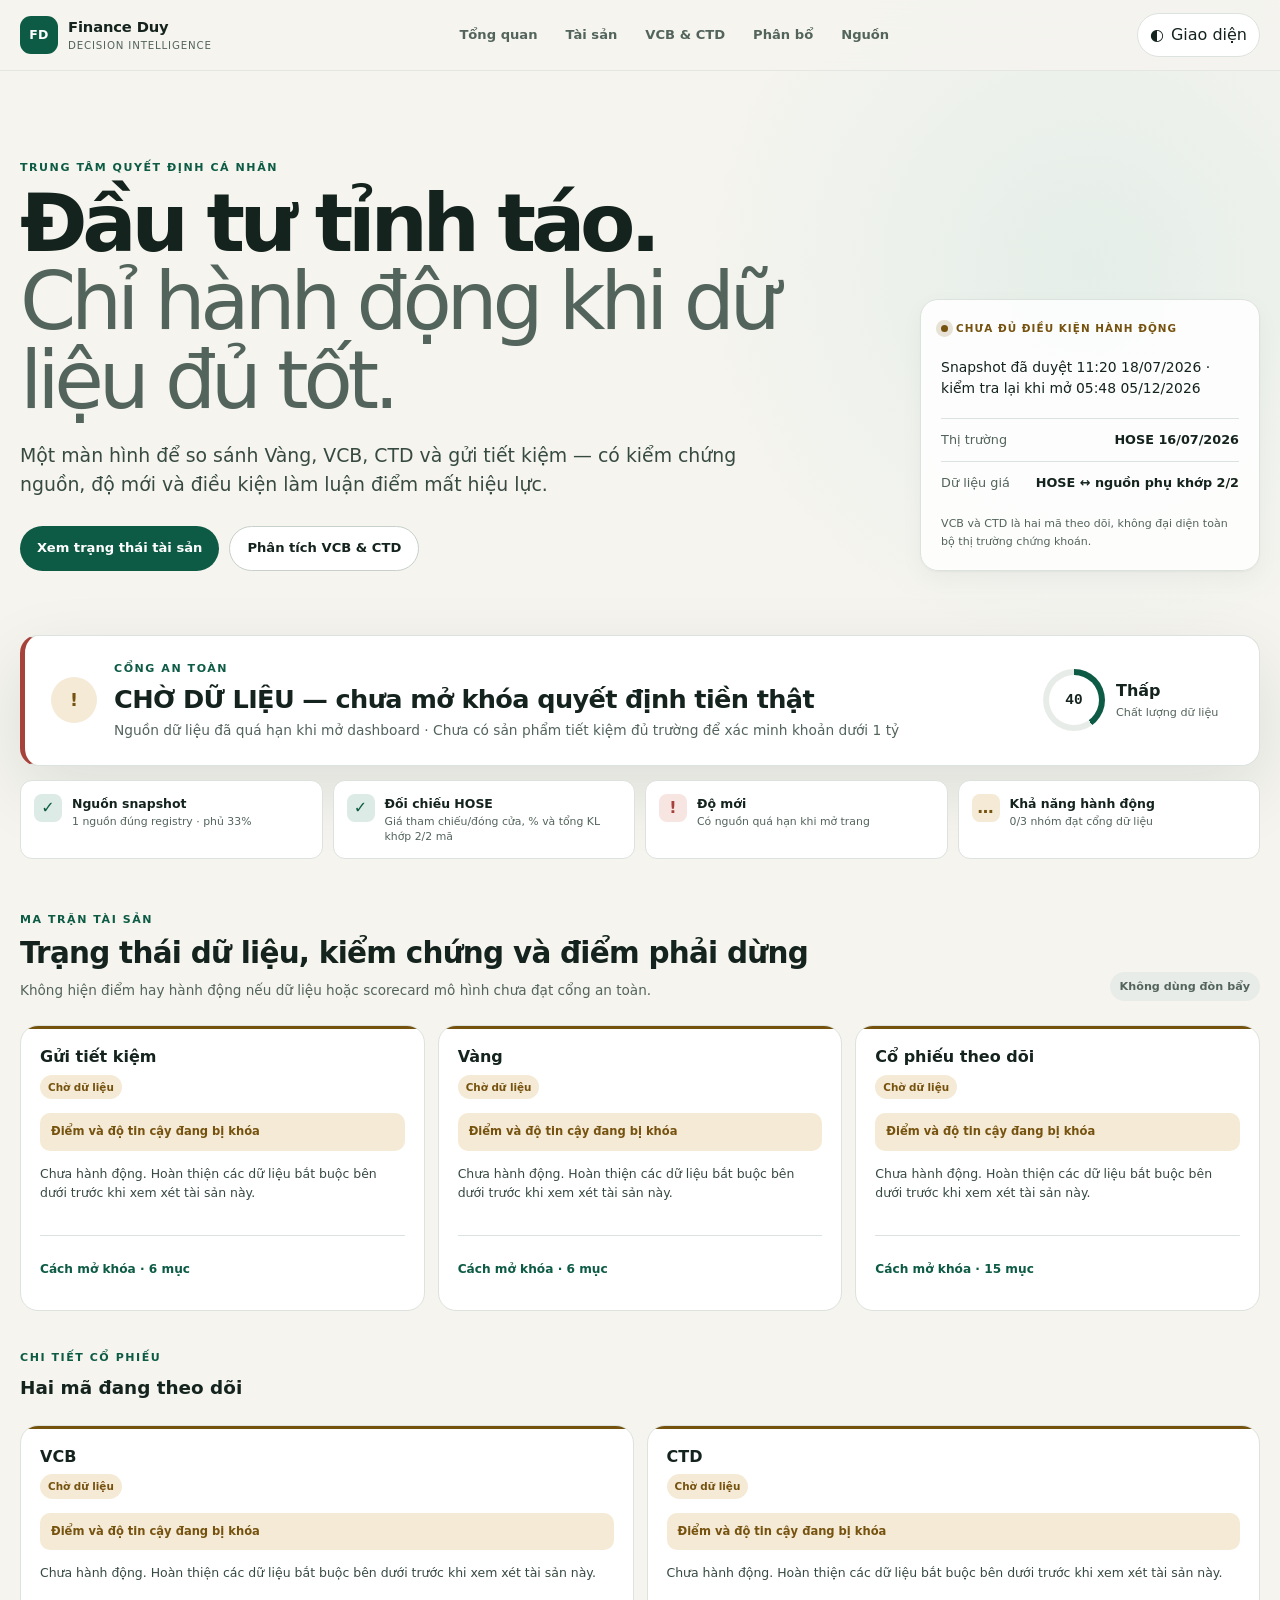
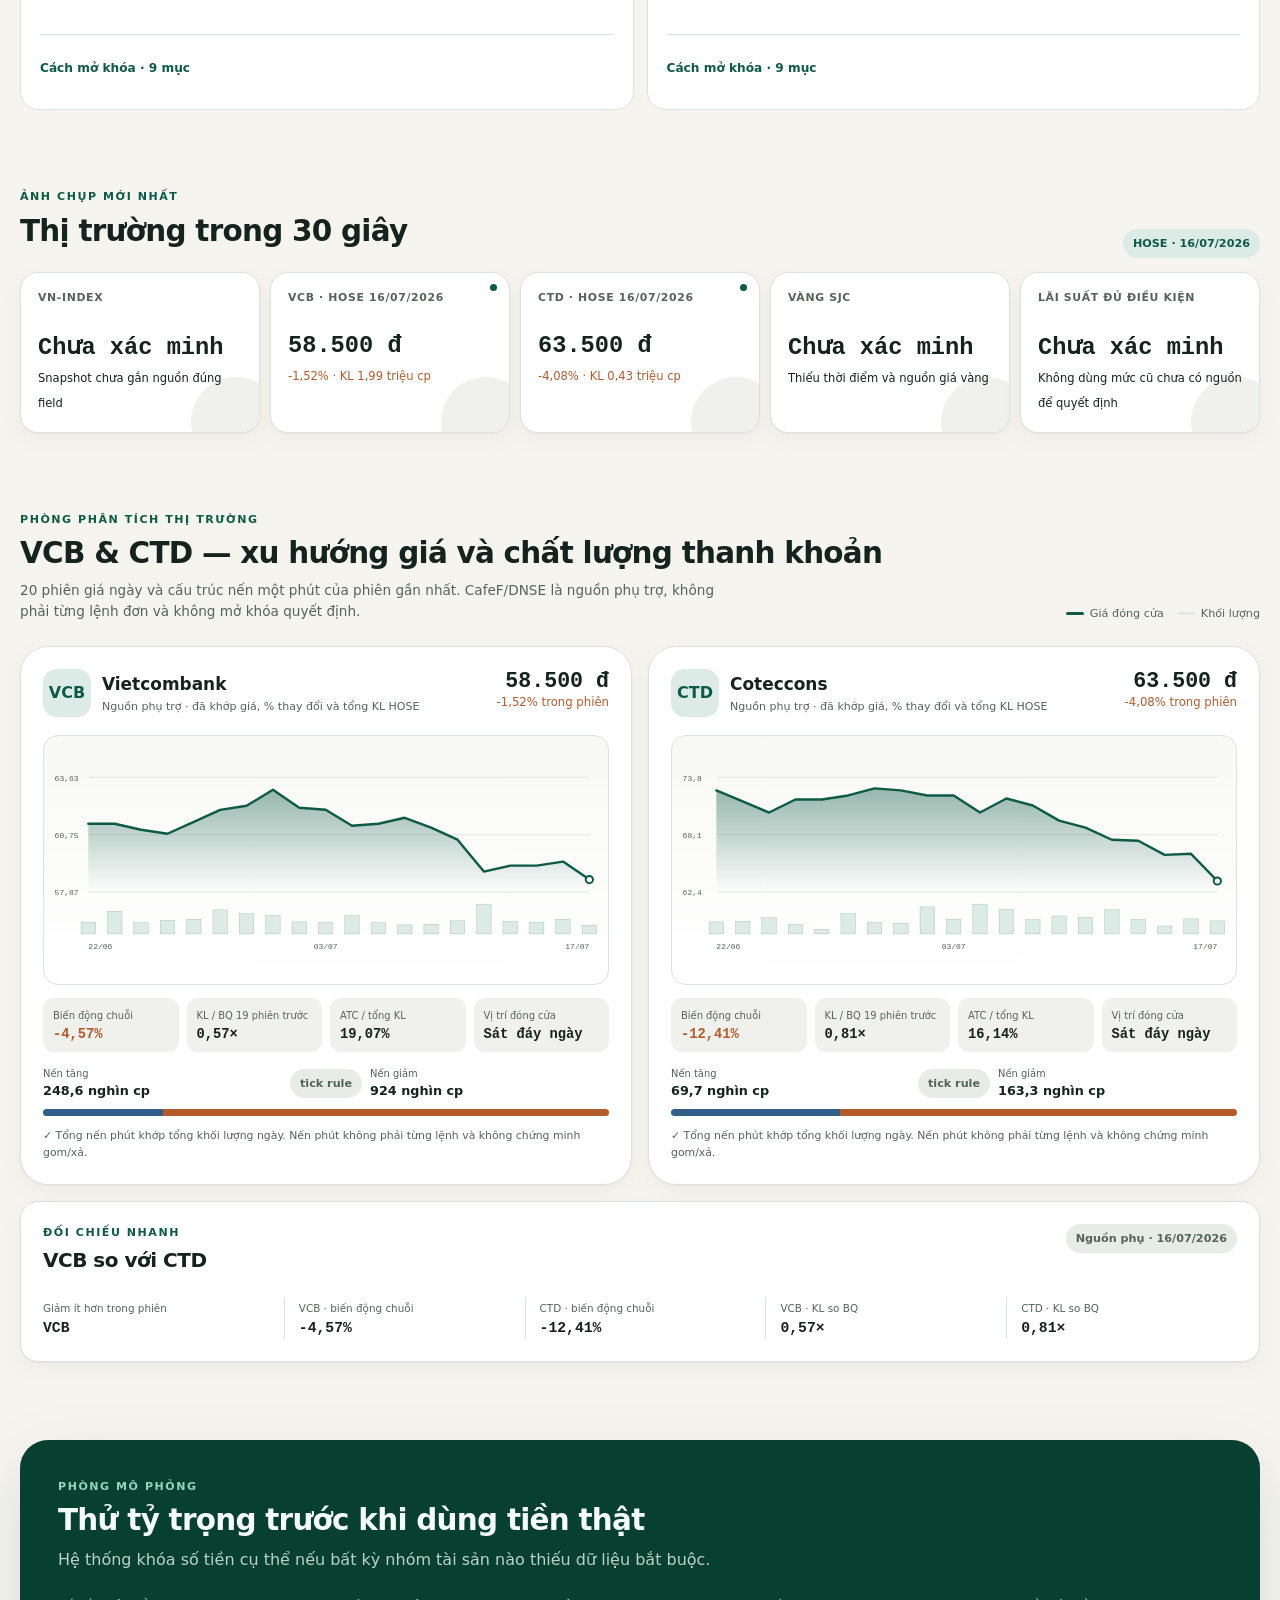
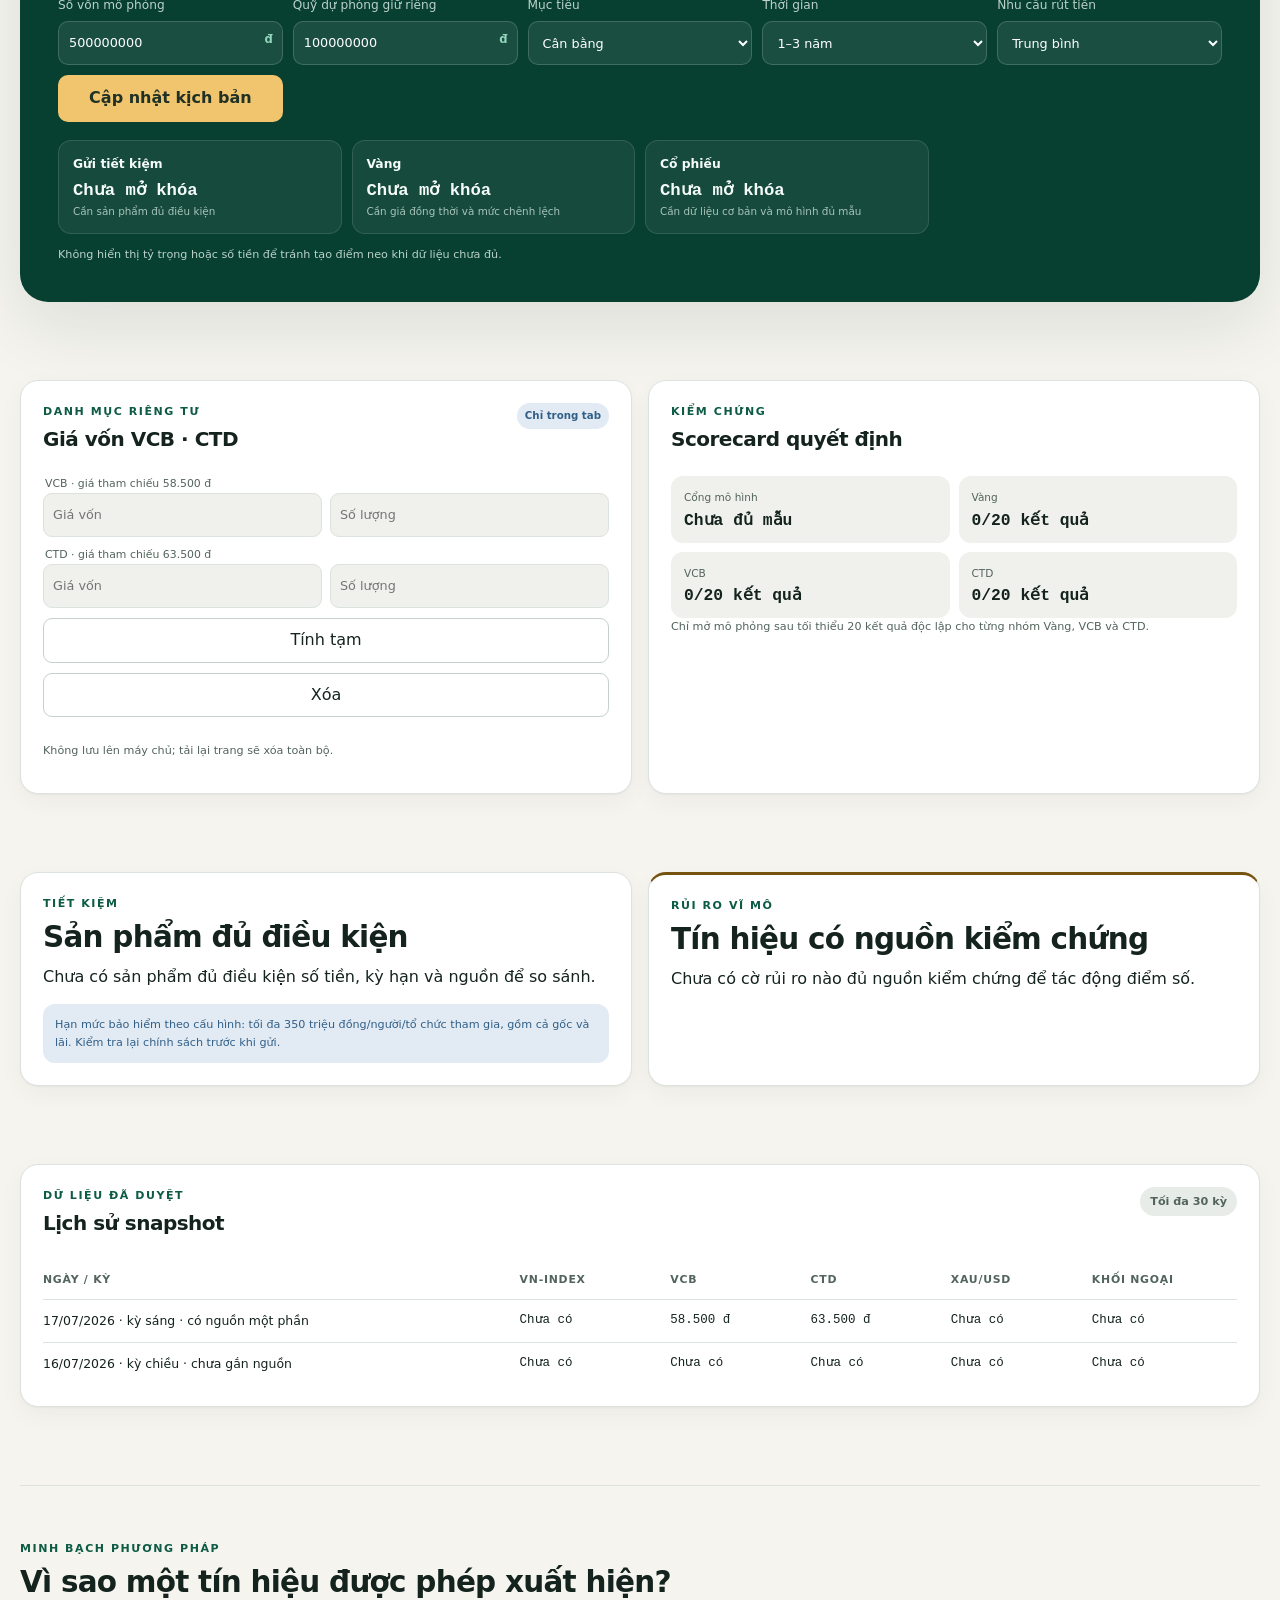
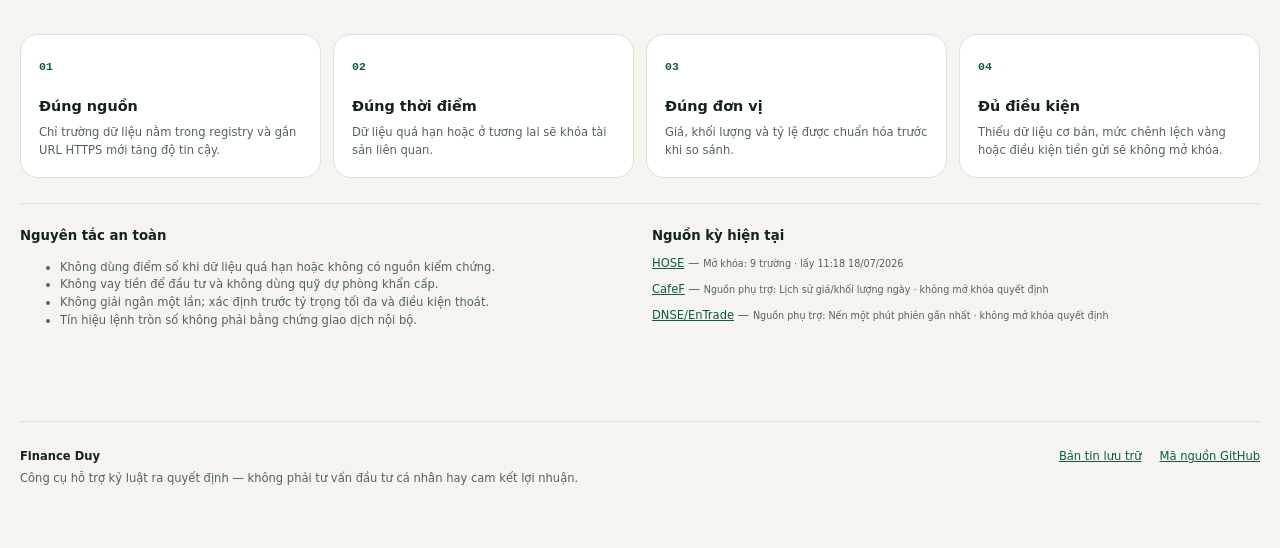
<file: dashboard/index.html>
<!doctype html>
<html lang="vi">
<head>
  <meta charset="utf-8">
  <meta name="viewport" content="width=device-width, initial-scale=1">
  <meta name="description" content="Finance Duy — dashboard hỗ trợ quyết định giữa vàng, VCB, CTD và gửi tiết kiệm với cổng kiểm chứng dữ liệu.">
  <meta name="theme-color" content="#f5f4ef">
  <link rel="icon" href="data:,">
  <title>Finance Duy — Trung tâm quyết định đầu tư</title>
  <link rel="stylesheet" href="./styles.css">
</head>
<body>
  <a class="skip-link" href="#main-content">Bỏ qua điều hướng</a>

  <header class="topbar">
    <div class="topbar-inner">
      <a class="brand" href="#overview" aria-label="Finance Duy — về đầu trang">
        <span class="brand-mark" aria-hidden="true">FD</span>
        <span><strong>Finance Duy</strong><small>Decision Intelligence</small></span>
      </a>
      <nav class="desktop-nav" aria-label="Điều hướng chính">
        <a href="#overview">Tổng quan</a>
        <a href="#decision-center">Tài sản</a>
        <a href="#market-lab">VCB & CTD</a>
        <a href="#scenario">Phân bổ</a>
        <a href="#methodology">Nguồn</a>
      </nav>
      <button id="theme-toggle" class="icon-button" type="button" aria-label="Đổi giao diện sáng hoặc tối">
        <span aria-hidden="true">◐</span><span class="button-label">Giao diện</span>
      </button>
    </div>
  </header>

  <main id="main-content" class="shell">
    <section id="overview" class="hero" aria-labelledby="hero-title">
      <div class="hero-copy">
        <p class="eyebrow">TRUNG TÂM QUYẾT ĐỊNH CÁ NHÂN</p>
        <h1 id="hero-title">Đầu tư tỉnh táo.<br><span>Chỉ hành động khi dữ liệu đủ tốt.</span></h1>
        <p class="hero-lead">Một màn hình để so sánh Vàng, VCB, CTD và gửi tiết kiệm — có kiểm chứng nguồn, độ mới và điều kiện làm luận điểm mất hiệu lực.</p>
        <div class="hero-actions">
          <a class="primary-button" href="#decision-center">Xem trạng thái tài sản</a>
          <a class="secondary-button" href="#market-lab">Phân tích VCB & CTD</a>
        </div>
      </div>
      <aside class="hero-aside" aria-label="Trạng thái cập nhật">
        <div class="live-dot"><span class="status-dot" aria-hidden="true"></span><span id="runtime-label">ĐANG KIỂM TRA KHI MỞ TRANG</span></div>
        <p id="updated">Đang tải dữ liệu…</p>
        <div class="hero-aside-row"><span>Thị trường</span><strong id="market-date">—</strong></div>
        <div class="hero-aside-row"><span>Dữ liệu giá</span><strong id="market-reconcile">Đang kiểm tra</strong></div>
        <p class="microcopy">VCB và CTD là hai mã theo dõi, không đại diện toàn bộ thị trường chứng khoán.</p>
      </aside>
    </section>

    <div id="error" class="error" role="alert" hidden></div>

    <section id="system-gate" class="system-gate" aria-live="polite">
      <div class="gate-main">
        <div class="gate-icon" aria-hidden="true">!</div>
        <div>
          <p class="eyebrow">CỔNG AN TOÀN</p>
          <h2 id="gate-title">Đang đánh giá dữ liệu…</h2>
          <p id="gate-message">Hệ thống kiểm tra nguồn, thời gian và dữ liệu bắt buộc trước khi mở khóa mô phỏng.</p>
        </div>
      </div>
      <div class="quality-meter" aria-label="Điểm chất lượng dữ liệu">
        <div id="quality-ring" class="quality-ring"><span id="quality-score">—</span></div>
        <div><strong id="quality-grade">Đang tải</strong><small>Chất lượng dữ liệu</small></div>
      </div>
    </section>

    <section id="data-health" class="health-grid" aria-label="Kiểm tra sức khỏe dữ liệu"></section>

    <section id="decision-center" class="section-block" aria-labelledby="decision-title">
      <div class="section-title">
        <div>
          <p class="eyebrow">MA TRẬN TÀI SẢN</p>
          <h2 id="decision-title">Trạng thái dữ liệu, kiểm chứng và điểm phải dừng</h2>
          <p>Không hiện điểm hay hành động nếu dữ liệu hoặc scorecard mô hình chưa đạt cổng an toàn.</p>
        </div>
        <span class="pill pill-neutral">Không dùng đòn bẩy</span>
      </div>
      <div id="asset-decisions" class="decision-grid"></div>
      <div class="section-title subsection-title">
        <div><p class="eyebrow">CHI TIẾT CỔ PHIẾU</p><h3>Hai mã đang theo dõi</h3></div>
      </div>
      <div id="stock-decisions" class="stock-grid"></div>
    </section>

    <section class="section-block" aria-labelledby="snapshot-title">
      <div class="section-title compact-title">
        <div><p class="eyebrow">ẢNH CHỤP MỚI NHẤT</p><h2 id="snapshot-title">Thị trường trong 30 giây</h2></div>
        <span id="period-badge" class="pill">—</span>
      </div>
      <div id="summary" class="metrics" aria-label="Chỉ số mới nhất"></div>
    </section>

    <section id="market-lab" class="section-block" aria-labelledby="market-title">
      <div class="section-title">
        <div>
          <p class="eyebrow">PHÒNG PHÂN TÍCH THỊ TRƯỜNG</p>
          <h2 id="market-title">VCB & CTD — xu hướng giá và chất lượng thanh khoản</h2>
          <p>20 phiên giá ngày và cấu trúc nến một phút của phiên gần nhất. CafeF/DNSE là nguồn phụ trợ, không phải từng lệnh đơn và không mở khóa quyết định.</p>
        </div>
        <div class="legend" aria-label="Chú giải biểu đồ"><span><i class="legend-price"></i>Giá đóng cửa</span><span><i class="legend-volume"></i>Khối lượng</span></div>
      </div>
      <p class="mobile-chart-hint">Trên điện thoại, vuốt ngang để chuyển giữa VCB và CTD.</p>
      <div id="stock-labs" class="stock-labs"></div>
      <div id="market-comparison" class="panel market-comparison"></div>
    </section>

    <section id="scenario" class="section-block scenario-section" aria-labelledby="scenario-title">
      <div class="scenario-intro">
        <p class="eyebrow">PHÒNG MÔ PHỎNG</p>
        <h2 id="scenario-title">Thử tỷ trọng trước khi dùng tiền thật</h2>
        <p>Hệ thống khóa số tiền cụ thể nếu bất kỳ nhóm tài sản nào thiếu dữ liệu bắt buộc.</p>
      </div>
      <form id="scenario-form" class="scenario-form">
        <label>Số vốn mô phỏng
          <span class="input-wrap"><input id="capital" type="number" min="0" step="1000000" value="500000000"><b>đ</b></span>
        </label>
        <label>Quỹ dự phòng giữ riêng
          <span class="input-wrap"><input id="reserve" type="number" min="0" step="1000000" value="100000000"><b>đ</b></span>
        </label>
        <label>Mục tiêu
          <select id="goal"><option value="conservative">Bảo toàn vốn</option><option value="balanced" selected>Cân bằng</option><option value="growth">Tăng trưởng</option></select>
        </label>
        <label>Thời gian
          <select id="horizon"><option value="6">Dưới 1 năm</option><option value="24" selected>1–3 năm</option><option value="60">Trên 3 năm</option></select>
        </label>
        <label>Nhu cầu rút tiền
          <select id="liquidity"><option value="high">Cao</option><option value="medium" selected>Trung bình</option><option value="low">Thấp</option></select>
        </label>
        <button type="submit">Cập nhật kịch bản</button>
      </form>
      <div id="allocation" class="allocation-grid"></div>
      <p id="allocation-note" class="scenario-note"></p>
    </section>

    <section class="section-block two-column" aria-label="Danh mục và kiểm chứng">
      <article class="panel">
        <div class="panel-heading"><div><p class="eyebrow">DANH MỤC RIÊNG TƯ</p><h2>Giá vốn VCB · CTD</h2></div><span class="privacy-chip">Chỉ trong tab</span></div>
        <div id="portfolio" class="stack"></div>
      </article>
      <article class="panel">
        <div class="panel-heading"><div><p class="eyebrow">KIỂM CHỨNG</p><h2>Scorecard quyết định</h2></div></div>
        <div id="scorecard" class="scorecard-grid"></div>
        <p class="note">Chỉ mở mô phỏng sau tối thiểu 20 kết quả độc lập cho từng nhóm Vàng, VCB và CTD.</p>
      </article>
    </section>

    <section class="section-block two-column" aria-label="Vàng, tiết kiệm và rủi ro">
      <article class="panel">
        <p class="eyebrow">TIẾT KIỆM</p><h2>Sản phẩm đủ điều kiện</h2>
        <div id="rates" class="stack"></div>
        <div id="insurance-note" class="info-callout"></div>
      </article>
      <article class="panel risk-panel">
        <p class="eyebrow">RỦI RO VĨ MÔ</p><h2>Tín hiệu có nguồn kiểm chứng</h2>
        <div id="risks" class="stack"></div>
      </article>
    </section>

    <section class="section-block panel" aria-labelledby="history-title">
      <div class="panel-heading">
        <div><p class="eyebrow">DỮ LIỆU ĐÃ DUYỆT</p><h2 id="history-title">Lịch sử snapshot</h2></div>
        <span class="pill pill-neutral">Tối đa 30 kỳ</span>
      </div>
      <p id="history-scroll-note" class="scroll-hint">Trên điện thoại, vuốt ngang để xem đủ các cột.</p>
      <div class="table-wrap" role="region" aria-labelledby="history-title" aria-describedby="history-scroll-note" tabindex="0">
        <table>
          <caption class="sr-only">Lịch sử tối đa 30 snapshot dữ liệu đã duyệt</caption>
          <thead><tr><th scope="col">Ngày / kỳ</th><th scope="col">VN-Index</th><th scope="col">VCB</th><th scope="col">CTD</th><th scope="col">XAU/USD</th><th scope="col">Khối ngoại</th></tr></thead>
          <tbody id="history"></tbody>
        </table>
      </div>
    </section>

    <section id="methodology" class="section-block methodology" aria-labelledby="method-title">
      <div class="section-title">
        <div><p class="eyebrow">MINH BẠCH PHƯƠNG PHÁP</p><h2 id="method-title">Vì sao một tín hiệu được phép xuất hiện?</h2></div>
      </div>
      <div class="method-grid">
        <article><span>01</span><h3>Đúng nguồn</h3><p>Chỉ trường dữ liệu nằm trong registry và gắn URL HTTPS mới tăng độ tin cậy.</p></article>
        <article><span>02</span><h3>Đúng thời điểm</h3><p>Dữ liệu quá hạn hoặc ở tương lai sẽ khóa tài sản liên quan.</p></article>
        <article><span>03</span><h3>Đúng đơn vị</h3><p>Giá, khối lượng và tỷ lệ được chuẩn hóa trước khi so sánh.</p></article>
        <article><span>04</span><h3>Đủ điều kiện</h3><p>Thiếu dữ liệu cơ bản, mức chênh lệch vàng hoặc điều kiện tiền gửi sẽ không mở khóa.</p></article>
      </div>
      <div class="method-detail-grid">
        <div><h3>Nguyên tắc an toàn</h3><ul id="guardrails" class="compact-list"></ul></div>
        <div><h3>Nguồn kỳ hiện tại</h3><div id="sources" class="source-list"></div></div>
      </div>
    </section>

    <footer>
      <div><strong>Finance Duy</strong><p>Công cụ hỗ trợ kỷ luật ra quyết định — không phải tư vấn đầu tư cá nhân hay cam kết lợi nhuận.</p></div>
      <div class="footer-links"><a href="./ban-tin-dau-tu.html">Bản tin lưu trữ</a><a href="https://github.com/luibobo932/Finance-duy" target="_blank" rel="noopener noreferrer">Mã nguồn GitHub</a></div>
    </footer>
  </main>
  <nav class="mobile-nav" aria-label="Điều hướng nhanh trên điện thoại">
    <a href="#overview"><span aria-hidden="true">⌂</span>Tổng quan</a>
    <a href="#decision-center"><span aria-hidden="true">✓</span>Quyết định</a>
    <a href="#market-lab"><span aria-hidden="true">⌁</span>Phân tích</a>
    <a href="#scenario"><span aria-hidden="true">◇</span>Phân bổ</a>
    <a href="#methodology"><span aria-hidden="true">i</span>Nguồn</a>
  </nav>
  <script src="./app.js" defer></script>
</body>
</html>
</file>
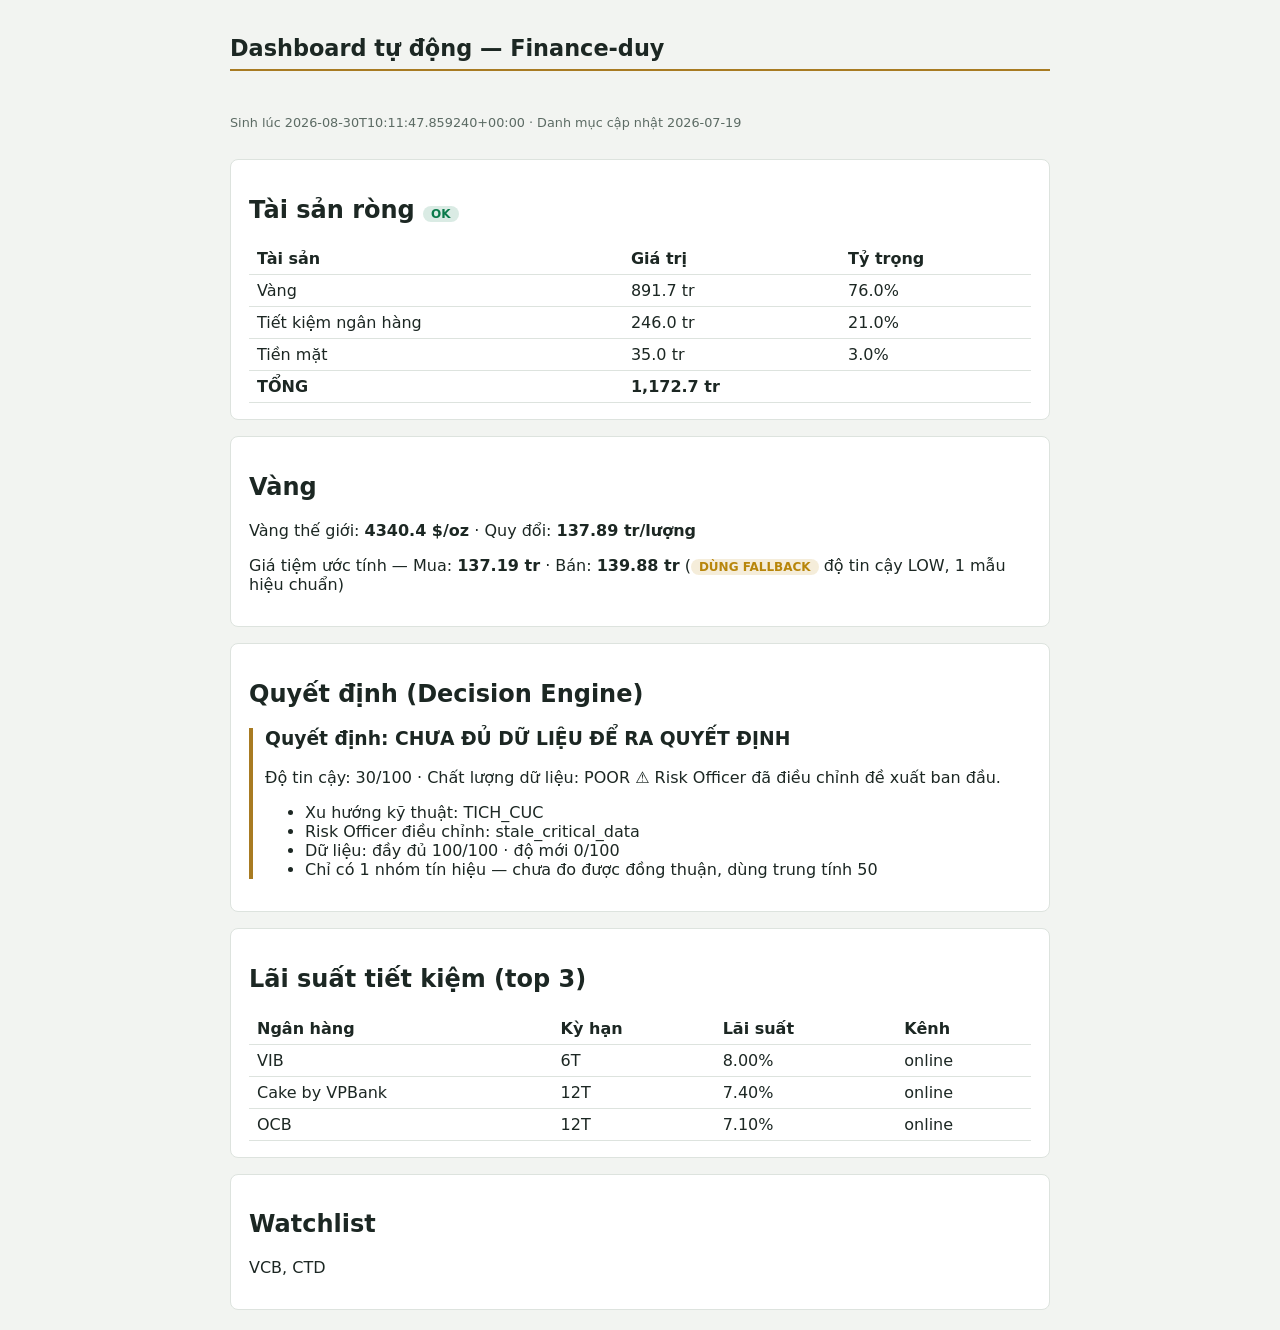
<file: dashboard/auto_dashboard.html>
<!doctype html>
<html lang="vi"><head><meta charset="utf-8">
<title>Dashboard tự động — Finance-duy</title>
<style>
:root{--bg:#F2F4F1;--surface:#fff;--ink:#1C2723;--muted:#5C6B64;--accent:#A87B22;--line:#DDE3DE;
--ok:#0B7A4B;--warn:#B8860B;--bad:#C2372F;}
@media (prefers-color-scheme: dark){:root{--bg:#0F1513;--surface:#161E1B;--ink:#E6EBE8;--muted:#93A29B;
--accent:#D4A94C;--line:#25302B;--ok:#3FBF87;--warn:#E0B84D;--bad:#E5685F;}}
body{background:var(--bg);color:var(--ink);font-family:system-ui,sans-serif;margin:0;padding:20px;}
.wrap{max-width:820px;margin:0 auto;display:flex;flex-direction:column;gap:16px;}
h1{font-size:1.4rem;border-bottom:2px solid var(--accent);padding-bottom:8px;}
section{background:var(--surface);border:1px solid var(--line);border-radius:8px;padding:16px 18px;}
table{width:100%;border-collapse:collapse;}
td,th{padding:6px 8px;border-bottom:1px solid var(--line);text-align:left;}
.num{font-variant-numeric:tabular-nums;}
.badge{display:inline-block;padding:1px 8px;border-radius:999px;font-size:.75rem;font-weight:600;}
.badge.ok{background:rgba(11,122,75,.15);color:var(--ok);}
.badge.warn{background:rgba(184,134,11,.15);color:var(--warn);}
.badge.bad{background:rgba(194,55,47,.15);color:var(--bad);}
.decision{border-left:4px solid var(--accent);padding-left:12px;}
.stamp{color:var(--muted);font-size:.8rem;}
</style></head><body><div class="wrap">
<h1>Dashboard tự động — Finance-duy</h1>
<p class="stamp">Sinh lúc 2026-08-30T10:11:47.859240+00:00 · Danh mục cập nhật 2026-07-19</p>

<section><h2>Tài sản ròng <span class="badge ok">OK</span></h2>
<table><tr><th>Tài sản</th><th>Giá trị</th><th>Tỷ trọng</th></tr><tr><td>Vàng</td><td class='num'>891.7 tr</td><td class='num'>76.0%</td></tr>
<tr><td>Tiết kiệm ngân hàng</td><td class='num'>246.0 tr</td><td class='num'>21.0%</td></tr>
<tr><td>Tiền mặt</td><td class='num'>35.0 tr</td><td class='num'>3.0%</td></tr>
<tr><td><strong>TỔNG</strong></td><td class='num'><strong>1,172.7 tr</strong></td><td></td></tr></table>
</section>

<section><h2>Vàng</h2><p>Vàng thế giới: <strong>4340.4 $/oz</strong> · Quy đổi: <strong>137.89 tr/lượng</strong></p><p>Giá tiệm ước tính — Mua: <strong>137.19 tr</strong> · Bán: <strong>139.88 tr</strong> (<span class="badge warn">DÙNG FALLBACK</span> độ tin cậy LOW, 1 mẫu hiệu chuẩn)</p></section>

<section><h2>Quyết định (Decision Engine)</h2><div class='decision'><h3>Quyết định: CHƯA ĐỦ DỮ LIỆU ĐỂ RA QUYẾT ĐỊNH</h3><p>Độ tin cậy: 30/100 · Chất lượng dữ liệu: POOR ⚠️ Risk Officer đã điều chỉnh đề xuất ban đầu.</p><ul><li>Xu hướng kỹ thuật: TICH_CUC</li><li>Risk Officer điều chỉnh: stale_critical_data</li><li>Dữ liệu: đầy đủ 100/100 · độ mới 0/100</li><li>Chỉ có 1 nhóm tín hiệu — chưa đo được đồng thuận, dùng trung tính 50</li></ul></div></section>

<section><h2>Lãi suất tiết kiệm (top 3)</h2>
<table><tr><th>Ngân hàng</th><th>Kỳ hạn</th><th>Lãi suất</th><th>Kênh</th></tr><tr><td>VIB</td><td class='num'>6T</td><td class='num'>8.00%</td><td>online</td></tr>
<tr><td>Cake by VPBank</td><td class='num'>12T</td><td class='num'>7.40%</td><td>online</td></tr>
<tr><td>OCB</td><td class='num'>12T</td><td class='num'>7.10%</td><td>online</td></tr></table>
</section>

<section><h2>Watchlist</h2><p>VCB, CTD</p></section>

</div></body></html>
</file>
<file: dashboard/styles.css>
:root {
  color-scheme: light;
  --bg: #f5f4ef;
  --surface: #ffffff;
  --surface-2: #f0f1ec;
  --surface-3: #e8ece8;
  --ink: #14231d;
  --ink-soft: #374a42;
  --muted: #53645c;
  --line: #dce2dd;
  --line-strong: #c7d0ca;
  --brand: #0d5b45;
  --brand-strong: #073f30;
  --brand-soft: #dcebe5;
  --gold: #76520f;
  --gold-soft: #f4ead6;
  --blue: #315f88;
  --blue-soft: #e2ebf3;
  --orange: #b45b2b;
  --orange-soft: #f6e5dc;
  --risk: #a6423a;
  --risk-soft: #f7e5e2;
  --shadow-sm: 0 1px 2px rgba(20, 35, 29, .04), 0 8px 24px rgba(20, 35, 29, .04);
  --shadow-lg: 0 24px 70px rgba(20, 35, 29, .10);
  --radius-sm: 12px;
  --radius: 18px;
  --radius-lg: 28px;
}

:root[data-theme="dark"] {
  color-scheme: dark;
  --bg: #0c1511;
  --surface: #121e19;
  --surface-2: #182721;
  --surface-3: #20332b;
  --ink: #edf4f0;
  --ink-soft: #c7d4ce;
  --muted: #93a59d;
  --line: #263a31;
  --line-strong: #365044;
  --brand: #71c9a7;
  --brand-strong: #a4e0c9;
  --brand-soft: #173d30;
  --gold: #e1b75e;
  --gold-soft: #3c311b;
  --blue: #8db6dc;
  --blue-soft: #1b3348;
  --orange: #e69769;
  --orange-soft: #482a1f;
  --risk: #ed938b;
  --risk-soft: #462421;
  --shadow-sm: none;
  --shadow-lg: none;
}

* { box-sizing: border-box; }
html { scroll-behavior: smooth; scroll-padding-top: 88px; }
body {
  margin: 0;
  background:
    radial-gradient(circle at 85% 5%, color-mix(in srgb, var(--brand-soft) 65%, transparent) 0, transparent 24rem),
    var(--bg);
  color: var(--ink);
  font-family: Inter, ui-sans-serif, system-ui, -apple-system, BlinkMacSystemFont, "Segoe UI", sans-serif;
  line-height: 1.55;
  -webkit-font-smoothing: antialiased;
}
button, input, select { font: inherit; }
a { color: inherit; }
.sr-only { position: absolute !important; width: 1px !important; height: 1px !important; overflow: hidden !important; clip: rect(0, 0, 0, 0) !important; white-space: nowrap !important; }
h1, h2, h3, p { margin-top: 0; }
h2 { margin-bottom: 10px; font-size: clamp(1.45rem, 2.3vw, 2.1rem); line-height: 1.17; letter-spacing: -.025em; }
h3 { margin-bottom: 8px; }
.skip-link { position: fixed; z-index: 100; left: 16px; top: -80px; border-radius: 10px; background: var(--ink); color: var(--bg); padding: 10px 14px; }
.skip-link:focus { top: 12px; }

.topbar { position: sticky; z-index: 20; top: 0; border-bottom: 1px solid color-mix(in srgb, var(--line) 75%, transparent); background: color-mix(in srgb, var(--bg) 86%, transparent); backdrop-filter: blur(18px); }
.topbar-inner { width: min(1280px, calc(100% - 40px)); min-height: 70px; margin: 0 auto; display: flex; align-items: center; justify-content: space-between; gap: 24px; }
.brand { display: flex; align-items: center; gap: 10px; text-decoration: none; }
.brand-mark { display: grid; place-items: center; width: 38px; height: 38px; border-radius: 11px; background: var(--brand); color: var(--surface); font-size: .78rem; font-weight: 900; letter-spacing: .03em; }
.brand strong, .brand small { display: block; }
.brand strong { font-size: .92rem; letter-spacing: -.01em; }
.brand small { color: var(--muted); font-size: .64rem; letter-spacing: .08em; text-transform: uppercase; }
.desktop-nav { display: flex; align-items: center; gap: 28px; color: var(--muted); font-size: .82rem; font-weight: 650; }
.desktop-nav a { text-decoration: none; }
.desktop-nav a:hover { color: var(--brand); }
.icon-button { display: inline-flex; align-items: center; gap: 7px; min-height: 44px; border: 1px solid var(--line); border-radius: 999px; background: var(--surface); color: var(--ink); padding: 8px 12px; cursor: pointer; }
.icon-button:hover { border-color: var(--brand); }
.mobile-nav { display: none; }

.shell { width: min(1280px, calc(100% - 40px)); margin: 0 auto; padding: 54px 0 60px; }
.hero { display: grid; grid-template-columns: minmax(0, 1.55fr) minmax(280px, .65fr); gap: clamp(28px, 7vw, 96px); align-items: end; padding: 34px 0 64px; }
.eyebrow { margin-bottom: 8px; color: var(--brand); font-size: .69rem; font-weight: 850; letter-spacing: .14em; text-transform: uppercase; }
.hero h1 { max-width: 820px; margin-bottom: 22px; font-size: clamp(2.65rem, 6.3vw, 5.8rem); line-height: .97; letter-spacing: -.065em; }
.hero h1 span { color: var(--muted); font-weight: 530; }
.hero-lead { max-width: 730px; margin-bottom: 27px; color: var(--ink-soft); font-size: clamp(1rem, 1.7vw, 1.18rem); }
.hero-actions { display: flex; flex-wrap: wrap; gap: 10px; }
.primary-button, .secondary-button { display: inline-flex; align-items: center; justify-content: center; min-height: 44px; border-radius: 999px; padding: 11px 17px; font-size: .82rem; font-weight: 760; text-decoration: none; }
.primary-button { background: var(--brand); color: var(--surface); }
.secondary-button { border: 1px solid var(--line-strong); background: var(--surface); }
.hero-aside { border: 1px solid var(--line); border-radius: var(--radius); background: color-mix(in srgb, var(--surface) 85%, transparent); box-shadow: var(--shadow-sm); padding: 20px; }
.live-dot { display: flex; align-items: center; gap: 8px; margin-bottom: 20px; color: var(--brand); font-size: .65rem; font-weight: 850; letter-spacing: .1em; }
.live-dot .status-dot { flex: 0 0 auto; width: 7px; height: 7px; border-radius: 50%; background: currentColor; box-shadow: 0 0 0 5px color-mix(in srgb, currentColor 16%, transparent); }
body[data-state="blocked"] .live-dot { color: var(--gold); }
body[data-state="error"] .live-dot { color: var(--risk); }
.hero-aside > p { margin-bottom: 18px; font-size: .87rem; }
.hero-aside-row { display: flex; justify-content: space-between; gap: 16px; border-top: 1px solid var(--line); padding: 11px 0; font-size: .8rem; }
.hero-aside-row span { color: var(--muted); }
.hero-aside .microcopy { margin: 12px 0 0; color: var(--muted); font-size: .69rem; }

.error { margin-bottom: 18px; border: 1px solid var(--risk); border-radius: var(--radius); background: var(--risk-soft); color: var(--risk); padding: 16px 18px; }
.system-gate { display: flex; justify-content: space-between; align-items: center; gap: 28px; margin-bottom: 14px; border: 1px solid var(--line); border-left: 5px solid var(--gold); border-radius: var(--radius); background: var(--surface); box-shadow: var(--shadow-lg); padding: 24px 26px; }
.system-gate.is-ready { border-left-color: var(--brand); }
.system-gate.is-blocked { border-left-color: var(--risk); }
.gate-main { display: flex; align-items: center; gap: 17px; }
.gate-main h2 { margin-bottom: 5px; font-size: clamp(1.2rem, 2vw, 1.65rem); }
.gate-main p:last-child { margin: 0; color: var(--muted); font-size: .86rem; }
.gate-icon { display: grid; flex: 0 0 auto; place-items: center; width: 46px; height: 46px; border-radius: 50%; background: var(--gold-soft); color: var(--gold); font-size: 1.1rem; font-weight: 900; }
.quality-meter { display: flex; align-items: center; gap: 11px; min-width: 190px; }
.quality-meter strong, .quality-meter small { display: block; }
.quality-meter small { color: var(--muted); font-size: .7rem; }
.quality-ring { --quality: 0; display: grid; place-items: center; width: 62px; height: 62px; border-radius: 50%; background: conic-gradient(var(--brand) calc(var(--quality) * 1%), var(--surface-3) 0); position: relative; }
.quality-ring::after { content: ""; position: absolute; inset: 6px; border-radius: 50%; background: var(--surface); }
.quality-ring span { position: relative; z-index: 1; font: 800 .9rem ui-monospace, Consolas, monospace; }

.health-grid { display: grid; grid-template-columns: repeat(4, minmax(0, 1fr)); gap: 10px; margin-bottom: 52px; }
.health-item { display: flex; gap: 10px; border: 1px solid var(--line); border-radius: var(--radius-sm); background: var(--surface); padding: 13px; }
.health-item .health-symbol { display: grid; flex: 0 0 auto; place-items: center; width: 28px; height: 28px; border-radius: 8px; background: var(--surface-2); color: var(--muted); font-weight: 850; }
.health-item strong, .health-item small { display: block; }
.health-item strong { font-size: .78rem; }
.health-item small { margin-top: 2px; color: var(--muted); font-size: .68rem; line-height: 1.35; }
.health-item.is-good .health-symbol { background: var(--brand-soft); color: var(--brand); }
.health-item.is-warn .health-symbol { background: var(--gold-soft); color: var(--gold); }
.health-item.is-bad .health-symbol { background: var(--risk-soft); color: var(--risk); }

.section-block { margin-top: 78px; }
#decision-center { margin-top: 0; }
.section-title { display: flex; justify-content: space-between; align-items: flex-end; gap: 24px; margin-bottom: 24px; }
.section-title p:not(.eyebrow) { max-width: 720px; margin: 0; color: var(--muted); font-size: .85rem; }
.compact-title { margin-bottom: 14px; }
.pill { display: inline-flex; border-radius: 999px; background: var(--brand-soft); color: var(--brand); padding: 6px 10px; font-size: .7rem; font-weight: 760; white-space: nowrap; }
.pill-neutral { background: var(--surface-3); color: var(--muted); }
.legend { display: flex; flex-wrap: wrap; gap: 13px; color: var(--muted); font-size: .7rem; }
.legend span { display: inline-flex; align-items: center; gap: 6px; }
.legend i { display: inline-block; width: 18px; height: 3px; border-radius: 2px; }
.legend-price { background: var(--brand); }
.legend-volume { background: var(--brand-soft); }

.metrics { display: grid; grid-template-columns: repeat(5, minmax(0, 1fr)); gap: 10px; }
.metric { position: relative; min-height: 144px; overflow: hidden; border: 1px solid var(--line); border-radius: var(--radius); background: var(--surface); box-shadow: var(--shadow-sm); padding: 17px; }
.metric::after { content: ""; position: absolute; right: -22px; bottom: -35px; width: 90px; height: 90px; border-radius: 50%; background: var(--surface-2); }
.metric-label { display: block; min-height: 32px; color: var(--muted); font-size: .68rem; font-weight: 760; letter-spacing: .06em; text-transform: uppercase; }
.metric-value { display: block; margin: 10px 0 4px; font: 800 clamp(1.15rem, 2vw, 1.48rem) ui-monospace, "SFMono-Regular", Consolas, monospace; }
.metric-detail { position: relative; z-index: 1; font-size: .72rem; }
.metric-source { position: absolute; right: 12px; top: 11px; width: 7px; height: 7px; border-radius: 50%; background: var(--brand); }

.stock-labs { display: grid; grid-template-columns: repeat(2, minmax(0, 1fr)); gap: 16px; }
.mobile-chart-hint { display: none; color: var(--muted); font-size: .76rem; }
.stock-lab { border: 1px solid var(--line); border-radius: var(--radius-lg); background: var(--surface); box-shadow: var(--shadow-sm); padding: 22px; min-width: 0; }
.stock-lab-head { display: flex; justify-content: space-between; gap: 18px; margin-bottom: 18px; }
.ticker-title { display: flex; align-items: center; gap: 11px; }
.ticker-badge { display: grid; place-items: center; width: 48px; height: 48px; border-radius: 14px; background: var(--brand-soft); color: var(--brand); font-weight: 900; }
.ticker-title h3 { margin: 0; font-size: 1.06rem; }
.ticker-title p { margin: 1px 0 0; color: var(--muted); font-size: .69rem; }
.stock-price { text-align: right; }
.stock-price strong, .stock-price span { display: block; }
.stock-price strong { font: 820 1.35rem ui-monospace, Consolas, monospace; }
.stock-price span { font-size: .73rem; }
.chart-shell { position: relative; min-height: 250px; border: 1px solid var(--line); border-radius: 15px; background: linear-gradient(180deg, color-mix(in srgb, var(--surface-2) 45%, transparent), transparent); padding: 9px; }
.chart-shell svg { display: block; width: 100%; height: 230px; overflow: visible; }
.chart-grid { stroke: var(--line); stroke-width: 1; }
.chart-line { fill: none; stroke: var(--brand); stroke-width: 3; stroke-linejoin: round; stroke-linecap: round; }
.chart-area { fill: url(#priceArea); opacity: .38; }
.chart-dot { fill: var(--surface); stroke: var(--brand); stroke-width: 2.5; }
.chart-volume { fill: var(--brand-soft); stroke: color-mix(in srgb, var(--brand) 35%, transparent); stroke-width: .5; }
.chart-label { fill: var(--muted); font: 10px ui-monospace, Consolas, monospace; }
.chart-tooltip { position: absolute; z-index: 3; display: none; min-width: 130px; pointer-events: none; border: 1px solid var(--line); border-radius: 10px; background: var(--surface); box-shadow: var(--shadow-sm); padding: 8px 10px; font-size: .7rem; }
.stock-stats { display: grid; grid-template-columns: repeat(4, minmax(0, 1fr)); gap: 8px; margin: 13px 0; }
.stock-stat { border-radius: 11px; background: var(--surface-2); padding: 10px; }
.stock-stat small, .stock-stat strong { display: block; }
.stock-stat small { color: var(--muted); font-size: .62rem; }
.stock-stat strong { margin-top: 3px; font: 760 .86rem ui-monospace, Consolas, monospace; }
.pressure { display: grid; grid-template-columns: 1fr auto 1fr; gap: 8px; align-items: center; margin-top: 14px; }
.pressure-side small, .pressure-side strong { display: block; }
.pressure-side small { color: var(--muted); font-size: .62rem; }
.pressure-side strong { font-size: .8rem; }
.pressure-side:last-child { text-align: right; }
.pressure-track { grid-column: 1 / -1; display: flex; height: 7px; overflow: hidden; border-radius: 999px; background: var(--surface-3); }
.pressure-up { background: var(--blue); }
.pressure-down { background: var(--orange); }
.stock-note { margin: 12px 0 0; color: var(--muted); font-size: .68rem; }
.market-comparison { margin-top: 16px; }
.comparison-grid { display: grid; grid-template-columns: repeat(5, minmax(0, 1fr)); gap: 10px; }
.comparison-cell { border-left: 1px solid var(--line); padding: 3px 14px; }
.comparison-cell:first-child { border-left: 0; padding-left: 0; }
.comparison-cell small, .comparison-cell strong { display: block; }
.comparison-cell small { color: var(--muted); font-size: .65rem; }
.comparison-cell strong { margin-top: 4px; font: 760 .92rem ui-monospace, Consolas, monospace; }

.decision-grid { display: grid; grid-template-columns: repeat(3, minmax(0, 1fr)); gap: 13px; }
.decision-card { position: relative; overflow: hidden; border: 1px solid var(--line); border-radius: var(--radius); background: var(--surface); padding: 19px; }
.decision-card::before { content: ""; position: absolute; top: 0; left: 0; right: 0; height: 3px; background: var(--gold); }
.decision-card.is-ready::before { background: var(--brand); }
.decision-top { display: flex; justify-content: space-between; align-items: flex-start; gap: 12px; }
.decision-card h3 { margin: 0; font-size: 1rem; }
.decision-status { display: inline-flex; margin-top: 5px; border-radius: 999px; background: var(--gold-soft); color: var(--gold); padding: 4px 8px; font-size: .65rem; font-weight: 800; }
.decision-card.is-ready .decision-status { background: var(--brand-soft); color: var(--brand); }
.decision-score { font: 850 1.32rem ui-monospace, Consolas, monospace; }
.decision-score small { color: var(--muted); font-size: .6rem; }
.confidence-row { display: flex; justify-content: space-between; margin: 14px 0 5px; color: var(--muted); font-size: .67rem; }
.confidence-bar { height: 6px; overflow: hidden; border-radius: 999px; background: var(--surface-3); }
.confidence-bar span { display: block; height: 100%; border-radius: inherit; background: var(--brand); }
.decision-action { min-height: 58px; margin: 13px 0; color: var(--ink-soft); font-size: .78rem; }
.decision-card details { border-top: 1px solid var(--line); padding-top: 11px; font-size: .76rem; }
.decision-card summary { display: flex; align-items: center; min-height: 44px; color: var(--brand); font-weight: 700; cursor: pointer; }
.decision-card ul { margin: 10px 0 0; padding-left: 18px; color: var(--muted); }
.decision-lock { margin: 14px 0 5px; border-radius: 10px; background: var(--gold-soft); color: var(--gold); padding: 10px 11px; font-size: .72rem; font-weight: 700; }
.subsection-title { margin-top: 38px; margin-bottom: 14px; }
.subsection-title h3 { font-size: 1.15rem; }
.stock-grid { display: grid; grid-template-columns: repeat(2, minmax(0, 1fr)); gap: 13px; }

.scenario-section { border-radius: var(--radius-lg); background: var(--brand-strong); color: #f5fbf8; box-shadow: var(--shadow-lg); padding: clamp(22px, 4vw, 38px); }
.scenario-section .eyebrow { color: #93d6bd; }
.scenario-section p { color: #bcd2c9; }
.scenario-intro { max-width: 700px; }
.scenario-form { display: grid; grid-template-columns: repeat(5, minmax(0, 1fr)); gap: 10px; align-items: end; margin: 24px 0 18px; }
.scenario-form label { display: grid; gap: 6px; color: #bcd2c9; font-size: .76rem; }
.scenario-form input, .scenario-form select { width: 100%; min-width: 0; min-height: 44px; border: 1px solid rgba(255,255,255,.17); border-radius: 10px; outline: 0; background: rgba(255,255,255,.08); color: #fff; padding: 10px; font-size: .8rem; }
.scenario-form select option { color: #14231d; }
.scenario-form input:focus, .scenario-form select:focus { border-color: #93d6bd; box-shadow: 0 0 0 3px rgba(147,214,189,.15); }
.input-wrap { position: relative; }
.input-wrap b { position: absolute; right: 10px; top: 10px; color: #93d6bd; font-size: .72rem; }
.scenario-form button { min-height: 44px; border: 0; border-radius: 10px; background: #f1c56d; color: #203126; padding: 11px 12px; font-weight: 820; cursor: pointer; }
.allocation-grid { display: grid; grid-template-columns: repeat(4, minmax(0, 1fr)); gap: 10px; }
.allocation-card { border: 1px solid rgba(255,255,255,.12); border-radius: 13px; background: rgba(255,255,255,.06); padding: 14px; }
.allocation-card strong, .allocation-card span, .allocation-card small { display: block; }
.allocation-card strong { font-size: .77rem; }
.allocation-card span { margin: 5px 0 3px; font: 780 1.08rem ui-monospace, Consolas, monospace; }
.allocation-card small { color: #a9c4b9; font-size: .65rem; }
.scenario-note { margin: 12px 0 0; font-size: .7rem; }

.two-column { display: grid; grid-template-columns: repeat(2, minmax(0, 1fr)); gap: 16px; }
.panel { min-width: 0; border: 1px solid var(--line); border-radius: var(--radius); background: var(--surface); box-shadow: var(--shadow-sm); padding: 22px; }
.panel-heading { display: flex; justify-content: space-between; align-items: flex-start; gap: 14px; margin-bottom: 15px; }
.panel-heading h2 { font-size: 1.25rem; }
.privacy-chip { border-radius: 999px; background: var(--blue-soft); color: var(--blue); padding: 5px 8px; font-size: .64rem; font-weight: 750; }
.stack { display: grid; gap: 11px; }
.stack-item { display: flex; justify-content: space-between; gap: 14px; border-bottom: 1px solid var(--line); padding-bottom: 11px; }
.stack-item:last-child { border-bottom: 0; padding-bottom: 0; }
.stack-item strong, .stack-item small { display: block; }
.stack-item strong { font-size: .8rem; }
.stack-item small { margin-top: 2px; color: var(--muted); font-size: .67rem; }
.stack-value { text-align: right; white-space: nowrap; font-size: .8rem; }
.portfolio-form { display: grid; gap: 10px; margin-bottom: 14px; }
.portfolio-form fieldset { display: grid; grid-template-columns: 1fr 1fr; gap: 8px; border: 0; margin: 0; padding: 0; }
.portfolio-form legend { grid-column: 1 / -1; color: var(--muted); font-size: .68rem; }
.portfolio-form input { min-width: 0; min-height: 44px; border: 1px solid var(--line); border-radius: 9px; background: var(--surface-2); color: var(--ink); padding: 9px; font-size: .8rem; }
.portfolio-form button { min-height: 44px; border: 1px solid var(--line-strong); border-radius: 9px; background: var(--surface); color: var(--ink); padding: 9px; cursor: pointer; }
.scorecard-grid { display: grid; grid-template-columns: repeat(2, minmax(0, 1fr)); gap: 9px; }
.scorecard-item { border-radius: 12px; background: var(--surface-2); padding: 13px; }
.scorecard-item small, .scorecard-item strong { display: block; }
.scorecard-item small { color: var(--muted); font-size: .66rem; }
.scorecard-item strong { margin-top: 4px; font: 780 1.02rem ui-monospace, Consolas, monospace; }
.info-callout { margin-top: 15px; border-radius: 12px; background: var(--blue-soft); color: var(--blue); padding: 12px; font-size: .7rem; }
.risk-panel { border-top: 3px solid var(--gold); }
.note, .empty { color: var(--muted); font-size: .7rem; }
.positive { color: var(--brand); }
.negative { color: var(--orange); }
.number { font-family: ui-monospace, "SFMono-Regular", Consolas, monospace; font-variant-numeric: tabular-nums; }

.scroll-hint { display: none; margin: 0 0 10px; color: var(--muted); font-size: .72rem; }
.table-wrap { overflow-x: auto; }
table { width: 100%; border-collapse: collapse; font-size: .78rem; }
th { color: var(--muted); font-size: .68rem; letter-spacing: .07em; text-align: left; text-transform: uppercase; }
th, td { border-bottom: 1px solid var(--line); padding: 11px 12px; white-space: nowrap; }
th:first-child, td:first-child { padding-left: 0; }
th:last-child, td:last-child { padding-right: 0; }
tbody tr:last-child td { border-bottom: 0; }

.methodology { border-top: 1px solid var(--line); padding-top: 54px; }
.method-grid { display: grid; grid-template-columns: repeat(4, minmax(0, 1fr)); gap: 12px; }
.method-grid article { border: 1px solid var(--line); border-radius: var(--radius); background: var(--surface); padding: 18px; }
.method-grid span { color: var(--brand); font: 850 .72rem ui-monospace, Consolas, monospace; }
.method-grid h3 { margin: 18px 0 6px; font-size: .9rem; }
.method-grid p { margin: 0; color: var(--muted); font-size: .72rem; }
.method-detail-grid { display: grid; grid-template-columns: repeat(2, minmax(0, 1fr)); gap: 24px; margin-top: 25px; border-top: 1px solid var(--line); padding-top: 22px; }
.method-detail-grid h3 { font-size: .83rem; }
.compact-list, .source-list { color: var(--muted); font-size: .72rem; }
.source-list { display: grid; gap: 8px; }
.source-list a { color: var(--brand); overflow-wrap: anywhere; }

footer { display: flex; justify-content: space-between; gap: 30px; margin-top: 80px; border-top: 1px solid var(--line); padding-top: 26px; color: var(--muted); font-size: .72rem; }
footer strong { color: var(--ink); }
footer p { max-width: 650px; margin: 4px 0 0; }
.footer-links { display: flex; gap: 18px; white-space: nowrap; }
.footer-links a { color: var(--brand); }
button:focus-visible, a:focus-visible, input:focus-visible, select:focus-visible { outline: 3px solid color-mix(in srgb, var(--brand) 35%, transparent); outline-offset: 3px; }

@media (max-width: 1040px) {
  .desktop-nav { display: none; }
  body { padding-bottom: calc(68px + env(safe-area-inset-bottom)); }
  .mobile-nav { position: fixed; z-index: 20; left: 50%; bottom: max(8px, env(safe-area-inset-bottom)); display: grid; grid-template-columns: repeat(5, minmax(0, 1fr)); width: min(calc(100% - 20px), 620px); transform: translateX(-50%); overflow: hidden; border: 1px solid var(--line); border-radius: 17px; background: color-mix(in srgb, var(--surface) 94%, transparent); box-shadow: var(--shadow-lg); backdrop-filter: blur(16px); }
  .mobile-nav a { display: grid; place-items: center; min-height: 54px; color: var(--muted); font-size: .62rem; font-weight: 720; text-decoration: none; }
  .mobile-nav a span { color: var(--brand); font-size: .95rem; line-height: 1; }
  .mobile-nav a:active { background: var(--brand-soft); color: var(--brand); }
  .metrics { grid-template-columns: repeat(3, minmax(0, 1fr)); }
  .health-grid { grid-template-columns: repeat(2, minmax(0, 1fr)); }
  .stock-stats { grid-template-columns: repeat(2, minmax(0, 1fr)); }
  .scenario-form { grid-template-columns: repeat(3, minmax(0, 1fr)); }
  .comparison-grid { grid-template-columns: repeat(3, minmax(0, 1fr)); }
}

@media (max-width: 760px) {
  html { scroll-padding-top: 70px; }
  .topbar-inner, .shell { width: min(100% - 24px, 1280px); }
  .topbar-inner { min-height: 60px; }
  .button-label { display: none; }
  .shell { padding-top: 26px; }
  .hero { grid-template-columns: 1fr; padding: 24px 0 42px; }
  .hero h1 { font-size: clamp(2.65rem, 14vw, 4.4rem); }
  .hero-aside { display: grid; grid-template-columns: 1fr 1fr; gap: 0 14px; }
  .live-dot, .hero-aside > p, .hero-aside .microcopy { grid-column: 1 / -1; }
  .system-gate { display: block; padding: 19px; }
  .quality-meter { margin: 20px 0 0 63px; }
  .metrics { grid-template-columns: repeat(2, minmax(0, 1fr)); }
  .metric { min-height: 130px; }
  .section-block { margin-top: 58px; }
  .section-title { display: block; }
  .section-title > :last-child { margin-top: 12px; }
  .stock-labs, .decision-grid, .stock-grid, .two-column { grid-template-columns: 1fr; }
  .mobile-chart-hint { display: block; }
  .stock-labs { display: flex; overflow-x: auto; scroll-snap-type: x mandatory; overscroll-behavior-inline: contain; padding-bottom: 8px; }
  .stock-labs .stock-lab { flex: 0 0 calc(100% - 8px); scroll-snap-align: start; }
  .scenario-form { grid-template-columns: repeat(2, minmax(0, 1fr)); }
  .allocation-grid { grid-template-columns: 1fr; }
  .scroll-hint { display: block; }
  .table-wrap th:first-child, .table-wrap td:first-child { position: sticky; left: 0; z-index: 1; background: var(--surface); box-shadow: 7px 0 10px -10px var(--ink); }
  .method-grid { grid-template-columns: repeat(2, minmax(0, 1fr)); }
  .method-detail-grid { grid-template-columns: 1fr; }
  footer { display: block; }
  .footer-links { margin-top: 18px; }
}

@media (max-width: 470px) {
  .brand small { display: none; }
  .hero-aside-row { grid-column: 1 / -1; }
  .hero-actions { display: grid; }
  .hero-actions a { text-align: center; }
  .health-grid, .metrics, .scenario-form, .method-grid { grid-template-columns: 1fr; }
  .metric { min-height: 112px; }
  .stock-lab { border-radius: var(--radius); padding: 16px; }
  .stock-lab-head { display: block; }
  .stock-price { margin-top: 12px; text-align: left; }
  .chart-shell svg { height: 210px; }
  .comparison-grid { grid-template-columns: 1fr 1fr; }
  .comparison-cell:nth-child(odd) { border-left: 0; padding-left: 0; }
  .quality-meter { margin-left: 0; }
  .portfolio-form fieldset { grid-template-columns: 1fr; }
  .scorecard-grid { grid-template-columns: 1fr 1fr; }
}

@media (prefers-reduced-motion: reduce) {
  html { scroll-behavior: auto; }
  *, *::before, *::after { transition: none !important; animation: none !important; }
}
</file>
